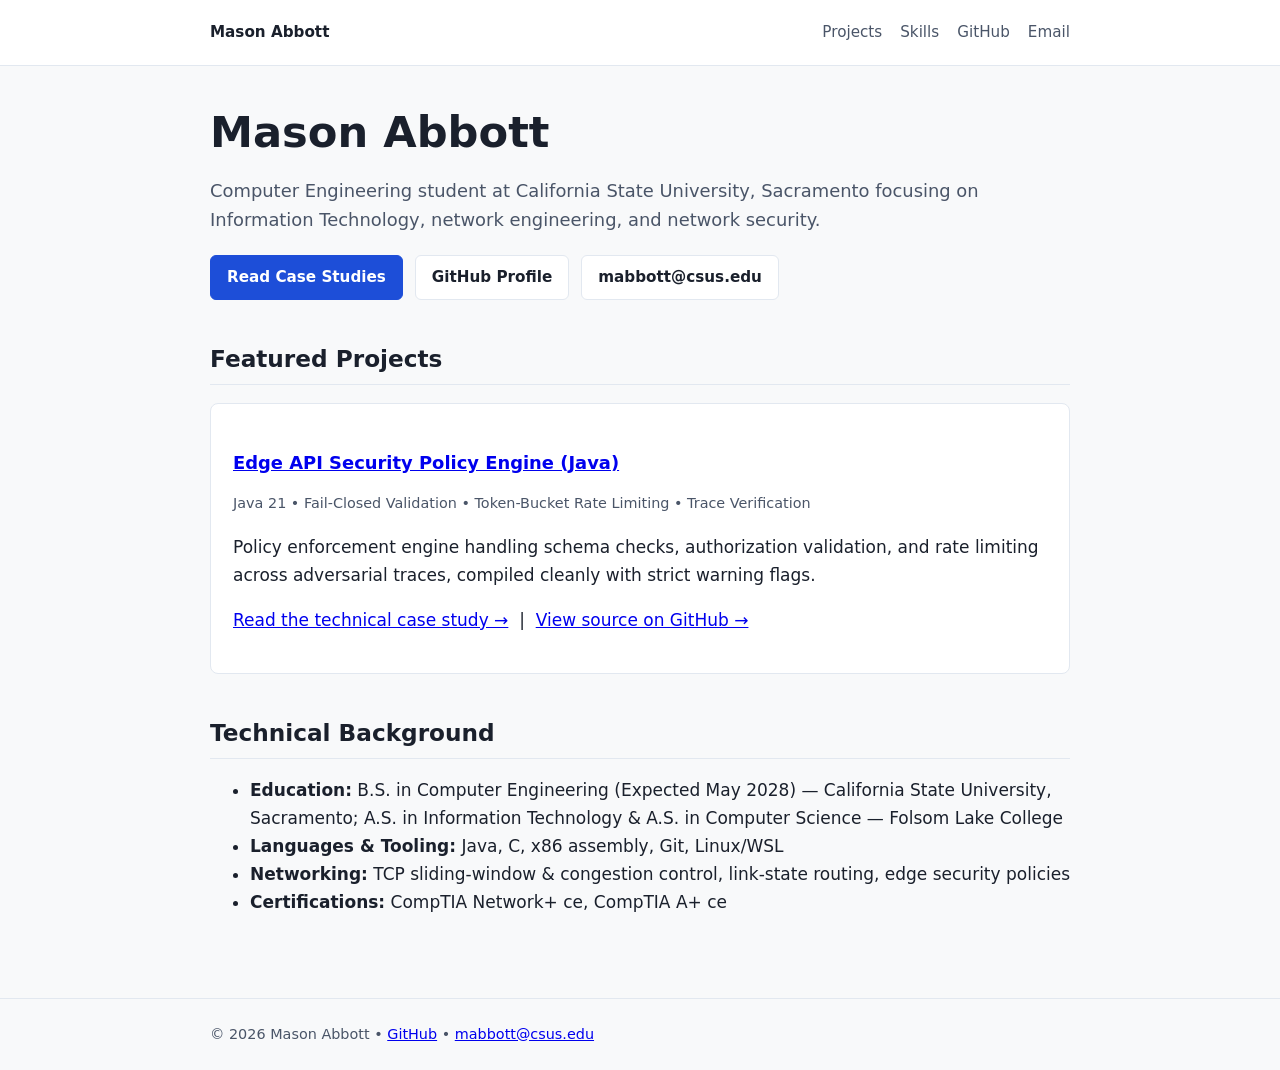
<file: index.html>
<!doctype html>
<html lang="en">
<head>
  <meta charset="utf-8">
  <meta name="viewport" content="width=device-width, initial-scale=1">
  <title>Mason Abbott — Computer Engineering Portfolio</title>
  <link rel="stylesheet" href="style.css">
</head>
<body>
  <header>
    <div class="wrap">
      <nav>
        <a class="brand" href="index.html">Mason Abbott</a>
        <div class="links">
          <a href="#projects">Projects</a>
          <a href="#skills">Skills</a>
          <a href="https://github.com/Mason-Abbott">GitHub</a>
          <a href="mailto:mabbott@csus.edu">Email</a>
        </div>
      </nav>
    </div>
  </header>

  <main class="wrap">
    <section>
      <h1>Mason Abbott</h1>
      <p class="lead">
        Computer Engineering student at California State University, Sacramento focusing on Information Technology, network engineering, and network security.
      </p>
      <div class="actions">
        <a class="btn primary" href="#projects">Read Case Studies</a>
        <a class="btn" href="https://github.com/Mason-Abbott">GitHub Profile</a>
        <a class="btn" href="mailto:mabbott@csus.edu">mabbott@csus.edu</a>
      </div>
    </section>

    <section id="projects">
      <h2>Featured Projects</h2>

      <article class="card">
        <h3><a href="projects/edge-policy-engine.html">Edge API Security Policy Engine (Java)</a></h3>
        <p class="meta">Java 21 &bull; Fail-Closed Validation &bull; Token-Bucket Rate Limiting &bull; Trace Verification</p>
        <p>
          Policy enforcement engine handling schema checks, authorization validation, and rate limiting across adversarial traces, compiled cleanly with strict warning flags.
        </p>
        <p>
          <a href="projects/edge-policy-engine.html">Read the technical case study &rarr;</a> &nbsp;|&nbsp;
          <a href="https://github.com/Mason-Abbott/Edge-API-Security-Policy-Engine">View source on GitHub &rarr;</a>
        </p>
      </article>
    </section>

    <section id="skills">
      <h2>Technical Background</h2>
      <ul>
        <li><strong>Education:</strong> B.S. in Computer Engineering (Expected May 2028) &mdash; California State University, Sacramento; A.S. in Information Technology &amp; A.S. in Computer Science &mdash; Folsom Lake College</li>
        <li><strong>Languages &amp; Tooling:</strong> Java, C, x86 assembly, Git, Linux/WSL</li>
        <li><strong>Networking:</strong> TCP sliding-window &amp; congestion control, link-state routing, edge security policies</li>
        <li><strong>Certifications:</strong> CompTIA Network+ ce, CompTIA A+ ce</li>
      </ul>
    </section>
  </main>

  <footer>
    <div class="wrap">
      &copy; 2026 Mason Abbott &bull; <a href="https://github.com/Mason-Abbott">GitHub</a> &bull; <a href="mailto:mabbott@csus.edu">mabbott@csus.edu</a>
    </div>
  </footer>
</body>
</html>
</file>
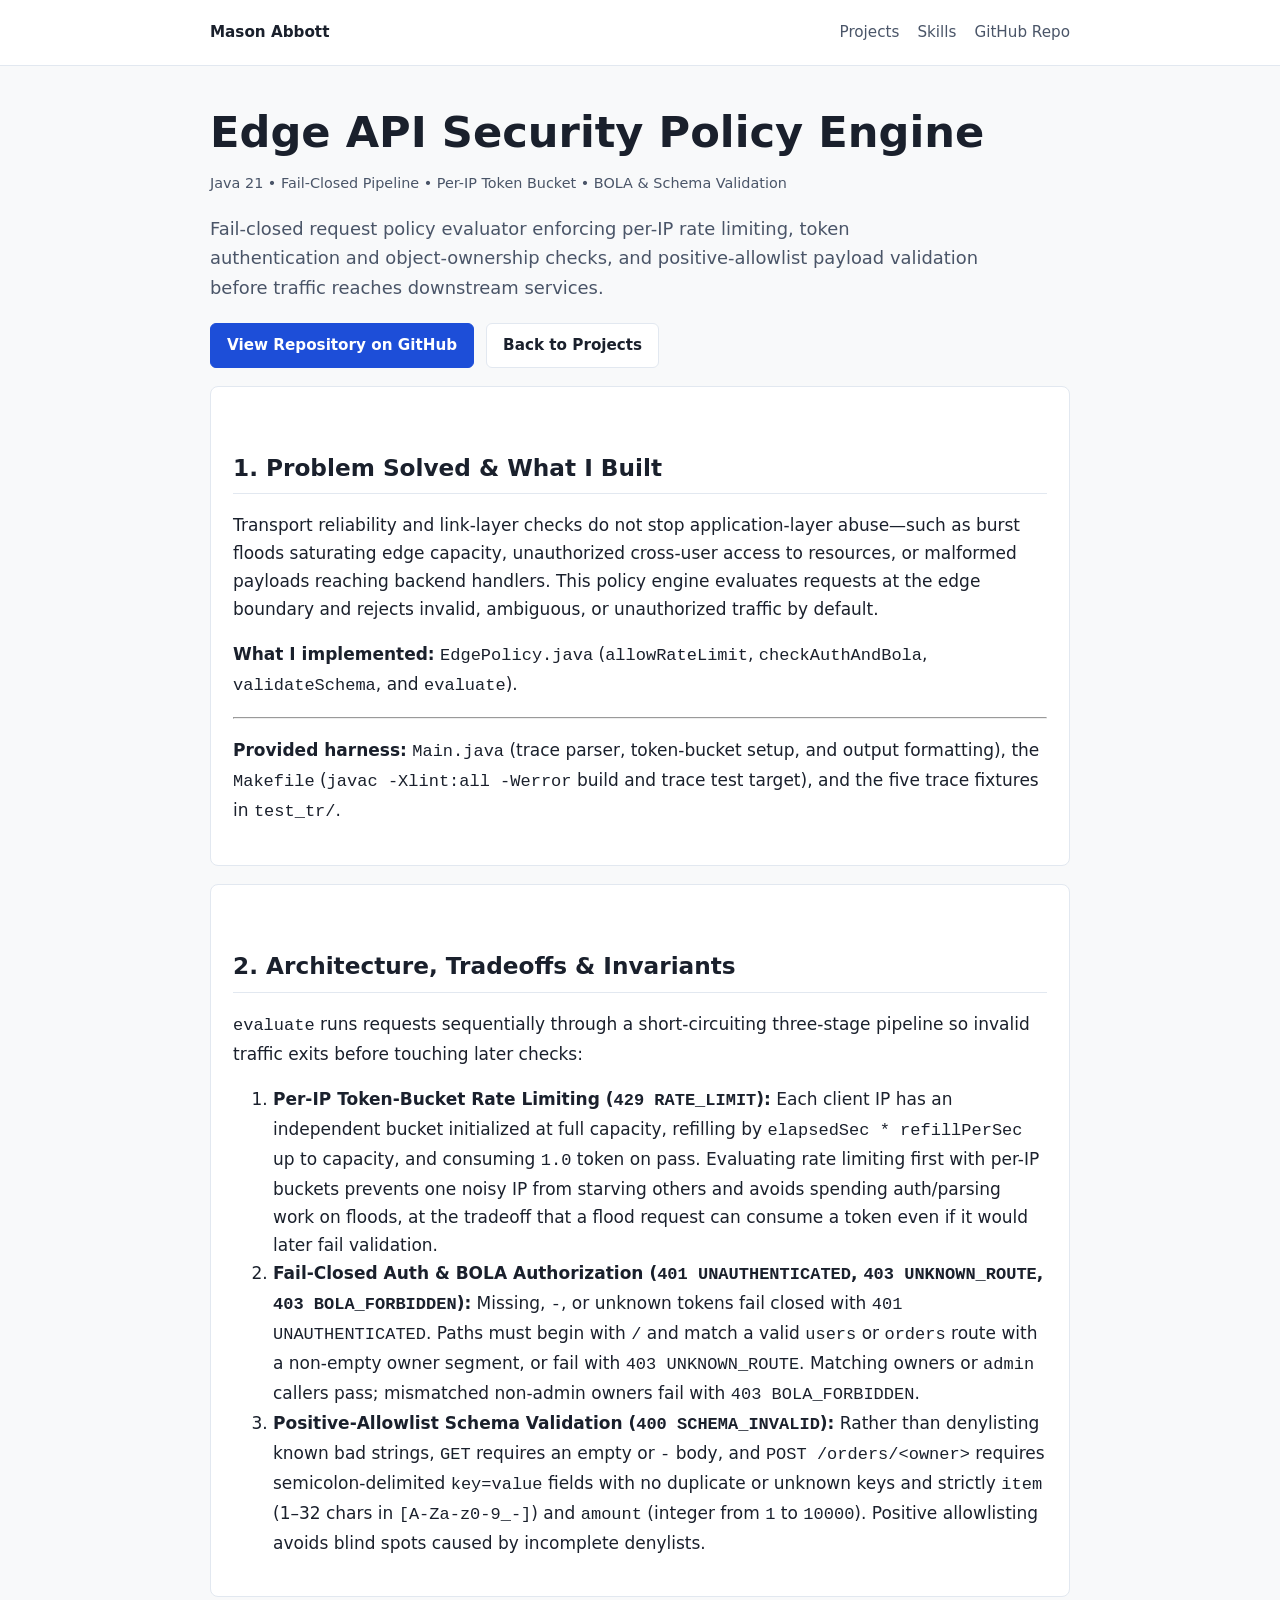
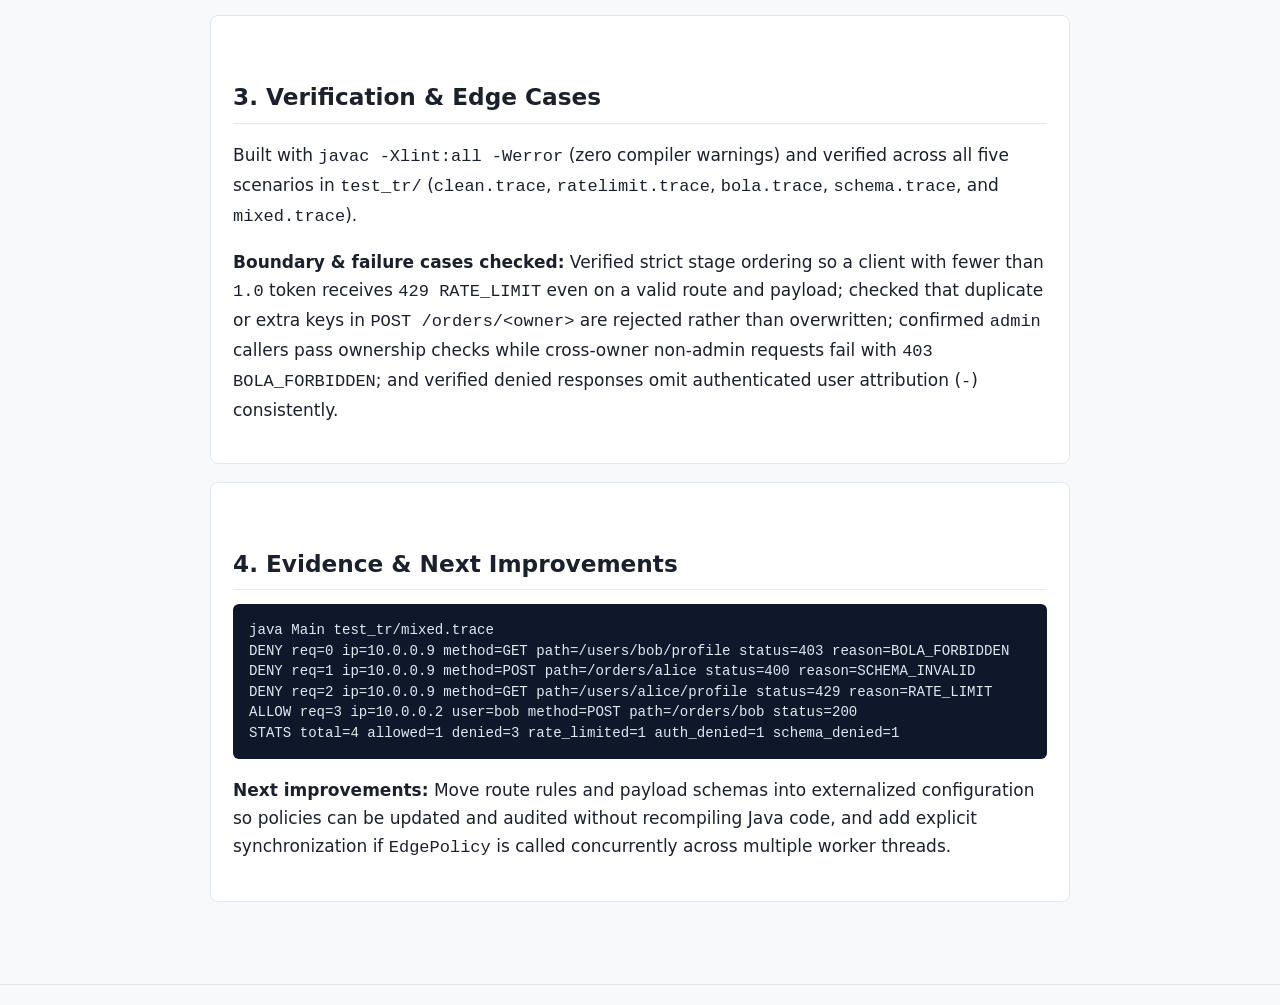
<file: projects/edge-policy-engine.html>
<!doctype html>
<html lang="en">
<head>
  <meta charset="utf-8">
  <meta name="viewport" content="width=device-width, initial-scale=1">
  <title>Edge API Security Policy Engine — Mason Abbott</title>
  <link rel="stylesheet" href="../style.css">
</head>
<body>
  <header>
    <div class="wrap">
      <nav>
        <a class="brand" href="../index.html">Mason Abbott</a>
        <div class="links">
          <a href="../index.html#projects">Projects</a>
          <a href="../index.html#skills">Skills</a>
          <a href="https://github.com/Mason-Abbott/Edge-API-Security-Policy-Engine">GitHub Repo</a>
        </div>
      </nav>
    </div>
  </header>

  <main class="wrap">
    <section>
      <h1>Edge API Security Policy Engine</h1>
      <p class="meta">Java 21 &bull; Fail-Closed Pipeline &bull; Per-IP Token Bucket &bull; BOLA &amp; Schema Validation</p>
      <p class="lead">
        Fail-closed request policy evaluator enforcing per-IP rate limiting, token authentication and object-ownership checks, and positive-allowlist payload validation before traffic reaches downstream services.
      </p>
      <div class="actions">
        <a class="btn primary" href="https://github.com/Mason-Abbott/Edge-API-Security-Policy-Engine">View Repository on GitHub</a>
        <a class="btn" href="../index.html#projects">Back to Projects</a>
      </div>
    </section>

    <article class="card">
      <h2>1. Problem Solved &amp; What I Built</h2>
      <p>
        Transport reliability and link-layer checks do not stop application-layer abuse—such as burst floods saturating edge capacity, unauthorized cross-user access to resources, or malformed payloads reaching backend handlers. This policy engine evaluates requests at the edge boundary and rejects invalid, ambiguous, or unauthorized traffic by default.
      </p>
      <p>
        <strong>What I implemented:</strong> <code>EdgePolicy.java</code> (<code>allowRateLimit</code>, <code>checkAuthAndBola</code>, <code>validateSchema</code>, and <code>evaluate</code>).
      </p>
      <hr>
      <p>
        <strong>Provided harness:</strong> <code>Main.java</code> (trace parser, token-bucket setup, and output formatting), the <code>Makefile</code> (<code>javac -Xlint:all -Werror</code> build and trace test target), and the five trace fixtures in <code>test_tr/</code>.
      </p>
    </article>

    <article class="card">
      <h2>2. Architecture, Tradeoffs &amp; Invariants</h2>
      <p>
        <code>evaluate</code> runs requests sequentially through a short-circuiting three-stage pipeline so invalid traffic exits before touching later checks:
      </p>
      <ol>
        <li><strong>Per-IP Token-Bucket Rate Limiting (<code>429 RATE_LIMIT</code>):</strong> Each client IP has an independent bucket initialized at full capacity, refilling by <code>elapsedSec * refillPerSec</code> up to capacity, and consuming <code>1.0</code> token on pass. Evaluating rate limiting first with per-IP buckets prevents one noisy IP from starving others and avoids spending auth/parsing work on floods, at the tradeoff that a flood request can consume a token even if it would later fail validation.</li>
        <li><strong>Fail-Closed Auth &amp; BOLA Authorization (<code>401 UNAUTHENTICATED</code>, <code>403 UNKNOWN_ROUTE</code>, <code>403 BOLA_FORBIDDEN</code>):</strong> Missing, <code>-</code>, or unknown tokens fail closed with <code>401 UNAUTHENTICATED</code>. Paths must begin with <code>/</code> and match a valid <code>users</code> or <code>orders</code> route with a non-empty owner segment, or fail with <code>403 UNKNOWN_ROUTE</code>. Matching owners or <code>admin</code> callers pass; mismatched non-admin owners fail with <code>403 BOLA_FORBIDDEN</code>.</li>
        <li><strong>Positive-Allowlist Schema Validation (<code>400 SCHEMA_INVALID</code>):</strong> Rather than denylisting known bad strings, <code>GET</code> requires an empty or <code>-</code> body, and <code>POST /orders/&lt;owner&gt;</code> requires semicolon-delimited <code>key=value</code> fields with no duplicate or unknown keys and strictly <code>item</code> (1–32 chars in <code>[A-Za-z0-9_-]</code>) and <code>amount</code> (integer from <code>1</code> to <code>10000</code>). Positive allowlisting avoids blind spots caused by incomplete denylists.</li>
      </ol>
    </article>

    <article class="card">
      <h2>3. Verification &amp; Edge Cases</h2>
      <p>
        Built with <code>javac -Xlint:all -Werror</code> (zero compiler warnings) and verified across all five scenarios in <code>test_tr/</code> (<code>clean.trace</code>, <code>ratelimit.trace</code>, <code>bola.trace</code>, <code>schema.trace</code>, and <code>mixed.trace</code>).
      </p>
      <p>
        <strong>Boundary &amp; failure cases checked:</strong> Verified strict stage ordering so a client with fewer than <code>1.0</code> token receives <code>429 RATE_LIMIT</code> even on a valid route and payload; checked that duplicate or extra keys in <code>POST /orders/&lt;owner&gt;</code> are rejected rather than overwritten; confirmed <code>admin</code> callers pass ownership checks while cross-owner non-admin requests fail with <code>403 BOLA_FORBIDDEN</code>; and verified denied responses omit authenticated user attribution (<code>-</code>) consistently.
      </p>
    </article>

    <article class="card">
      <h2>4. Evidence &amp; Next Improvements</h2>
      <pre><code>java Main test_tr/mixed.trace
DENY req=0 ip=10.0.0.9 method=GET path=/users/bob/profile status=403 reason=BOLA_FORBIDDEN
DENY req=1 ip=10.0.0.9 method=POST path=/orders/alice status=400 reason=SCHEMA_INVALID
DENY req=2 ip=10.0.0.9 method=GET path=/users/alice/profile status=429 reason=RATE_LIMIT
ALLOW req=3 ip=10.0.0.2 user=bob method=POST path=/orders/bob status=200
STATS total=4 allowed=1 denied=3 rate_limited=1 auth_denied=1 schema_denied=1</code></pre>
      <p>
        <strong>Next improvements:</strong> Move route rules and payload schemas into externalized configuration so policies can be updated and audited without recompiling Java code, and add explicit synchronization if <code>EdgePolicy</code> is called concurrently across multiple worker threads.
      </p>
    </article>
  </main>

  <footer>
    <div class="wrap">
      &copy; 2026 Mason Abbott &bull; <a href="../index.html">Home</a> &bull; <a href="https://github.com/Mason-Abbott/Edge-API-Security-Policy-Engine">GitHub</a>
    </div>
  </footer>
</body>
</html>
</file>
<file: style.css>
:root {
  --bg: #f8f9fa;
  --surface: #ffffff;
  --ink: #1a202c;
  --muted: #4a5568;
  --accent: #1d4ed8;
  --border: #e2e8f0;
  --code-bg: #0f172a;
  --code-ink: #e2e8f0;
}
* { box-sizing: border-box; }
body {
  margin: 0;
  background: var(--bg);
  color: var(--ink);
  font: 17px/1.65 system-ui, -apple-system, Segoe UI, Roboto, sans-serif;
}
.wrap { width: min(860px, calc(100% - 32px)); margin: 0 auto; }
header {
  background: var(--surface);
  border-bottom: 1px solid var(--border);
  padding: 20px 0;
}
nav { display: flex; justify-content: space-between; align-items: center; gap: 16px; flex-wrap: wrap; }
nav .brand { font-weight: 700; color: var(--ink); text-decoration: none; }
nav .links { display: flex; gap: 18px; flex-wrap: wrap; }
nav a { color: var(--muted); text-decoration: none; font-size: 0.95rem; }
nav a:hover { color: var(--accent); text-decoration: underline; }
main { padding: 42px 0 64px; }
h1 { font-size: clamp(1.9rem, 4vw, 2.7rem); line-height: 1.15; margin: 0 0 12px; }
h2 { font-size: 1.45rem; margin: 40px 0 14px; padding-bottom: 6px; border-bottom: 1px solid var(--border); }
h3 { font-size: 1.12rem; margin: 22px 0 8px; }
.lead { font-size: 1.12rem; color: var(--muted); max-width: 68ch; }
.actions { display: flex; gap: 12px; flex-wrap: wrap; margin-top: 20px; }
.btn {
  display: inline-block;
  padding: 9px 16px;
  border-radius: 6px;
  border: 1px solid var(--border);
  background: var(--surface);
  color: var(--ink);
  text-decoration: none;
  font-weight: 600;
  font-size: 0.95rem;
}
.btn.primary { background: var(--accent); border-color: var(--accent); color: #fff; }
.card {
  background: var(--surface);
  border: 1px solid var(--border);
  border-radius: 8px;
  padding: 22px;
  margin: 18px 0;
}
.meta { color: var(--muted); font-size: 0.9rem; margin-bottom: 10px; }
pre {
  background: var(--code-bg);
  color: var(--code-ink);
  padding: 16px;
  border-radius: 6px;
  overflow-x: auto;
  font-size: 0.88rem;
  line-height: 1.45;
}
code { font-family: ui-monospace, SFMono-Regular, Menlo, Consolas, monospace; }
footer {
  border-top: 1px solid var(--border);
  padding: 24px 0;
  color: var(--muted);
  font-size: 0.9rem;
}
</file>
